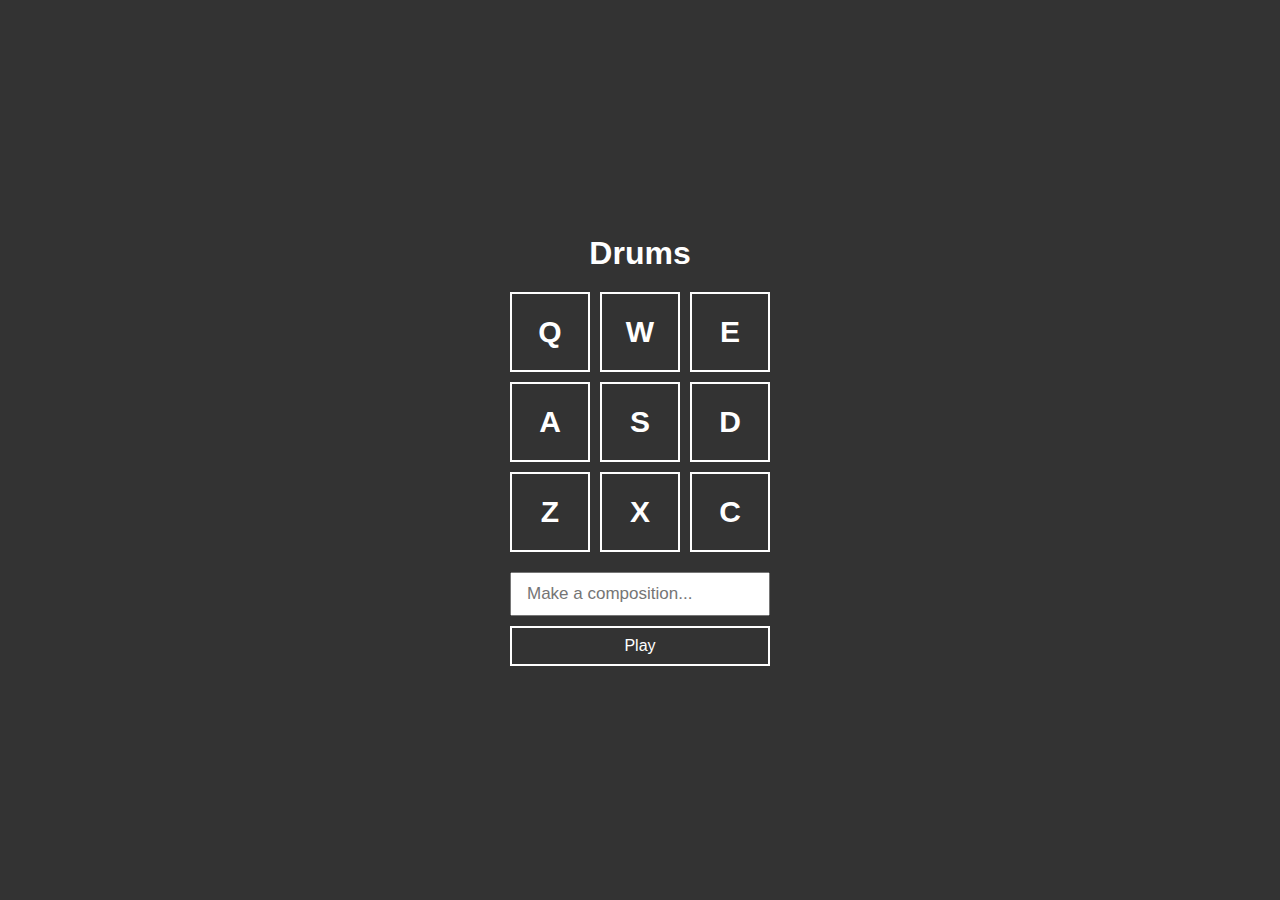
<file: -drums/index.html>
<!DOCTYPE html>
<html lang="pt">
<head>
    <meta charset="UTF-8">
    <meta http-equiv="X-UA-Compatible" content="IE=edge">
    <meta name="viewport" content="width=device-width, initial-scale=1.0">
    <title>Drums</title>
    <link rel="stylesheet" href="style.css" />
</head>
<body>
    <h1>Drums</h1>

    <div class="keys">
        <div data-key="keyq" class="key">Q</div>
        <div data-key="keyw" class="key">W</div>
        <div data-key="keye" class="key">E</div>

        <div data-key="keya" class="key">A</div>
        <div data-key="keys" class="key">S</div>
        <div data-key="keyd" class="key">D</div>

        <div data-key="keyz" class="key">Z</div>
        <div data-key="keyx" class="key">X</div>
        <div data-key="keyc" class="key">C</div>
    </div>
    <div class="composer">
        <input type="text" id="input" placeholder="Make a composition..." />
        <button>Play</button>
    </div>

    <audio id="s_keyq" src="sounds/keyq.wav"></audio>
    <audio id="s_keyw" src="sounds/keyw.wav"></audio>
    <audio id="s_keye" src="sounds/keye.wav"></audio>
    <audio id="s_keya" src="sounds/keya.wav"></audio>
    <audio id="s_keys" src="sounds/keys.wav"></audio>
    <audio id="s_keyd" src="sounds/keyd.wav"></audio>
    <audio id="s_keyz" src="sounds/keyz.wav"></audio>
    <audio id="s_keyx" src="sounds/keyx.wav"></audio>
    <audio id="s_keyc" src="sounds/keyc.wav"></audio>
    
    <script src="script.js"></script>
</body>
</html>
</file>
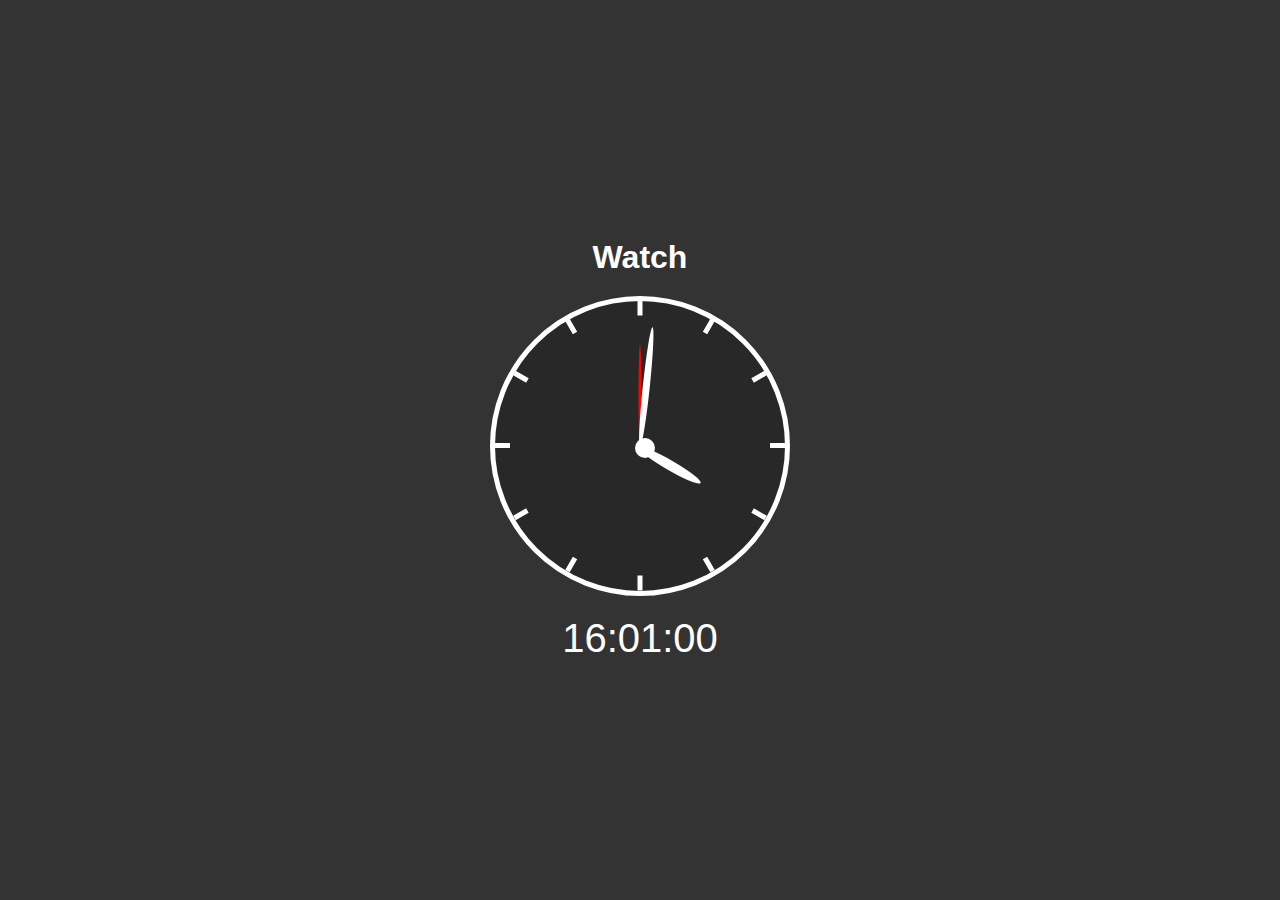
<file: -watch/index.html>
<!DOCTYPE html>
<html lang="pt">
<head>
    <meta charset="UTF-8">
    <meta http-equiv="X-UA-Compatible" content="IE=edge">
    <meta name="viewport" content="width=device-width, initial-scale=1.0">
    <title>Watch</title>
    <link rel="stylesheet" href="style.css" />
</head>
<body>
    <h1>Watch</h1>

    <div class="relogio">
        <div class="riscos">
            <div class="risco" style="transform: rotate(0deg)"><div class="ponto"></div></div>
            <div class="risco" style="transform: rotate(30deg)"><div class="ponto"></div></div>
            <div class="risco" style="transform: rotate(60deg)"><div class="ponto"></div></div>
            <div class="risco" style="transform: rotate(90deg)"><div class="ponto"></div></div>
            <div class="risco" style="transform: rotate(120deg)"><div class="ponto"></div></div>
            <div class="risco" style="transform: rotate(150deg)"><div class="ponto"></div></div>
            <div class="risco" style="transform: rotate(180deg)"><div class="ponto"></div></div>
            <div class="risco" style="transform: rotate(210deg)"><div class="ponto"></div></div>
            <div class="risco" style="transform: rotate(240deg)"><div class="ponto"></div></div>
            <div class="risco" style="transform: rotate(270deg)"><div class="ponto"></div></div>
            <div class="risco" style="transform: rotate(300deg)"><div class="ponto"></div></div>
            <div class="risco" style="transform: rotate(330deg)"><div class="ponto"></div></div>
        </div>
        <div class="ponteiros">
            <div class="p p_s"></div>
            <div class="p p_m"></div>
            <div class="p p_h"></div>
            <div class="encaixe"></div>
        </div>
    </div>
    <div class="digital">--:--:--</div>

    <script src="script.js"></script>
</body>
</html>
</file>
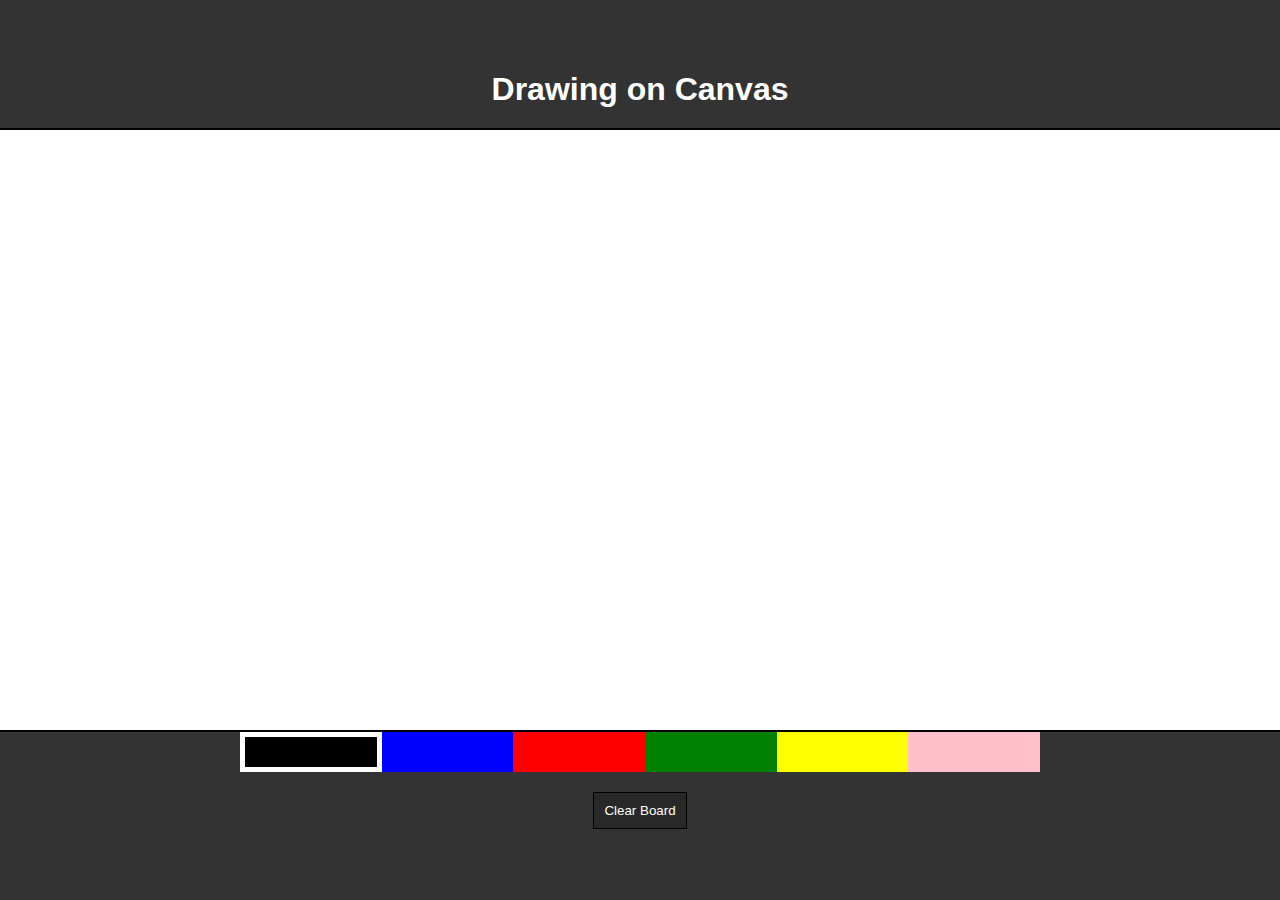
<file: Drawing board/index.html>
<!DOCTYPE html>
<html lang="pt">
<head>
    <meta charset="UTF-8">
    <meta http-equiv="X-UA-Compatible" content="IE=edge">
    <meta name="viewport" content="width=device-width, initial-scale=1.0">
    <title>Drawing on Canvas</title>
    <link rel="stylesheet" href="style.css" />
</head>
<body>
    <h1>Drawing on Canvas</h1>

    <canvas id="screen" width="1500" height="600"></canvas>

    <div class="colorArea">
        <div data-color="black" style="background-color: black" class="color active"></div>
        <div data-color="blue" style="background-color: blue" class="color"></div>
        <div data-color="red" style="background-color: red" class="color"></div>
        <div data-color="green" style="background-color: green" class="color"></div>
        <div data-color="yellow" style="background-color: yellow" class="color"></div>
        <div data-color="pink" style="background-color: pink" class="color"></div>
    </div>

    <button class="clear">Clear Board</button>

    <script src="script.js"></script>
</body>
</html>
</file>
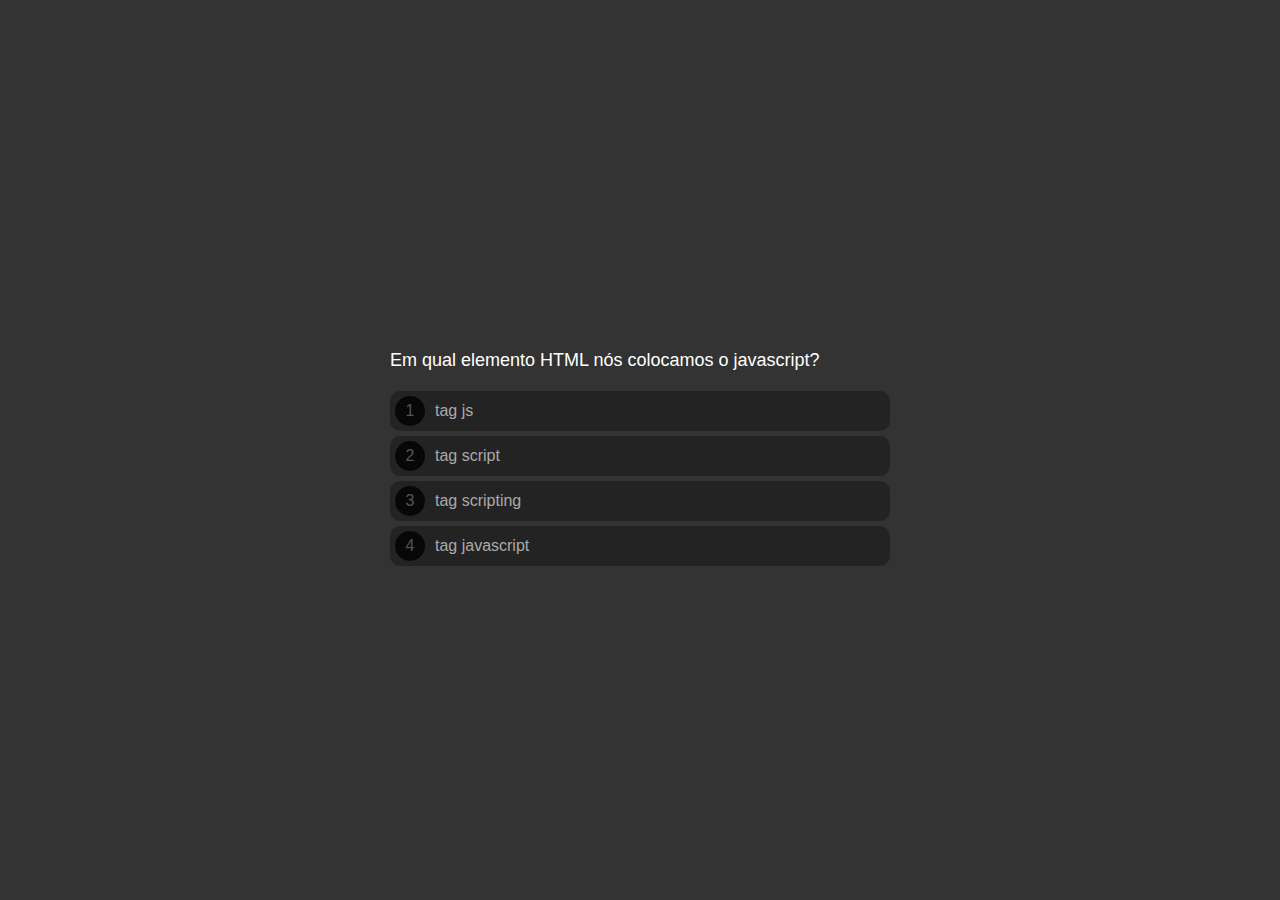
<file: quiz/index.html>
<!DOCTYPE html>
<html lang="pt">
<head>
    <meta charset="UTF-8">
    <meta http-equiv="X-UA-Compatible" content="IE=edge">
    <meta name="viewport" content="width=device-width, initial-scale=1.0">
    <title>Quiz</title>
    <link rel="stylesheet" href="style.css" />
</head>
<body>
    <div class="progress">
        <div class="progress--bar"></div>
    </div>

    <div class="questionArea">
        <div class="question">...</div>
        <div class="options">
            
        </div>
    </div>

    <div class="scoreArea">
        <img src="prize.png" class="prizeImage" />
        <div class="scoreText1">Parabéns!</div>
        <div class="scorePct">Acertou 99%</div>
        <div class="scoreText2">Você respondeu 9 questões e acertou 8.</div>
        <button>Fazer novamente</button>
    </div>

    <script src="questions.js"></script>
    <script src="script.js"></script>
</body>
</html>
</file>
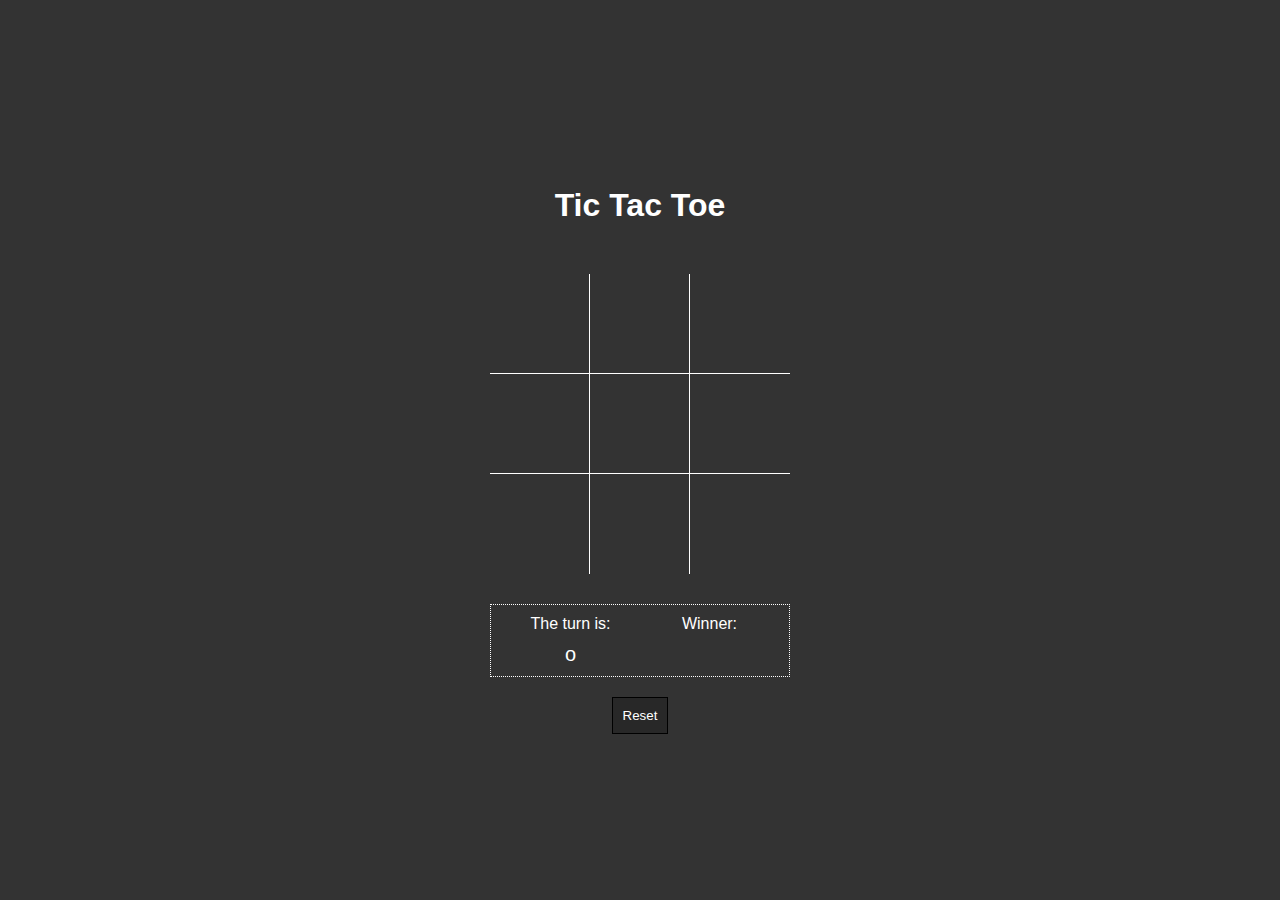
<file: Tic Tac Toe/index.html>
<!DOCTYPE html>
<html lang="pt">
<head>
    <meta charset="UTF-8">
    <meta http-equiv="X-UA-Compatible" content="IE=edge">
    <meta name="viewport" content="width=device-width, initial-scale=1.0">
    <title>Tic Tac Toe</title>
    <link rel="stylesheet" href="style.css" />
</head>
<body>
    <h1>Tic Tac Toe</h1>

    <div class="area">
        <div data-item="a1" class="item b r"></div>
        <div data-item="a2" class="item b r"></div>
        <div data-item="a3" class="item b"></div>

        <div data-item="b1" class="item b r"></div>
        <div data-item="b2" class="item b r"></div>
        <div data-item="b3" class="item b"></div>

        <div data-item="c1" class="item r"></div>
        <div data-item="c2" class="item r"></div>
        <div data-item="c3" class="item"></div>
    </div>

    <div class="info">
        <div class="infoitem">
            <div class="infotitulo">The turn is:</div>
            <div class="infocorpo turn">--</div>
        </div>
        <div class="infoitem">
            <div class="infotitulo">Winner:</div>
            <div class="infocorpo result">--</div>
        </div>
    </div>

    <button class="reset">Reset</button>

    <script src="script.js"></script>
</body>
</html>
</file>
<file: -drums/style.css>
* {
    margin: 0;
    padding: 0;
    box-sizing: border-box;
}
body {
    display: flex;
    min-height: 100vh;
    justify-content: center;
    align-items: center;
    flex-direction: column;
    background-color: #333;
    font-family: Arial, Helvetica, sans-serif;
}

h1 {
    color: #FFF;
    margin-bottom: 20px;
}
.keys {
    display: grid;
    grid-template-columns: repeat(3, 1fr);
    gap: 10px;
}
.key {
    width: 80px;
    height: 80px;
    border: 2px solid #FFF;
    color: #FFF;
    display: flex;
    justify-content: center;
    align-items: center;
    font-size: 30px;
    font-weight: bold;
}
.key.active {
    border: 2px solid #FF0;
    color: #FF0;
}

.composer {
    width: 260px;
    margin-top: 20px;
}
.composer #input {
    width: 100%;
    outline: none;
    font-size: 17px;
    padding: 10px 15px;
}
.composer button {
    width: 100%;
    height: 40px;
    background: none;
    border: 2px solid #FFF;
    color: #FFF;
    font-size: 16px;
    margin-top: 10px;
    cursor: pointer;
}
.composer button:hover {
    background-color: rgba(0, 0, 0, 0.2);
}

footer {
    margin-top: 20px;
    color: #FFF;
    font-size: 13px;
}
</file>
<file: -watch/style.css>
* {
    margin: 0;
    padding: 0;
    box-sizing: border-box;
}

body {
    display: flex;
    min-height: 100vh;
    justify-content: center;
    align-items: center;
    flex-direction: column;
    background-color: #333;
    font-family: Arial, Helvetica, sans-serif;
}

h1 {
    color: #FFF;
    margin-bottom: 20px;
}

.relogio {
    width: 300px;
    height: 300px;
    border: 5px solid #FFF;
    border-radius: 50%;
    background-color: rgba(0, 0, 0, 0.2);
}

.riscos {
    width: 100%;
    height: 100%;
    padding-left: 50%;
    padding-top: 50%;
    margin-top: -3px;
}
.risco {
    width: 145px;
    height: 5px;
    position: absolute;
    transform-origin: left;
    display: flex;
    justify-content: flex-end;
}
.risco .ponto {
    width: 15px;
    height: 100%;
    background-color: #FFF;
}

.ponteiros {
    width: 100%;
    height: 100%;
    padding-left: 50%;
    padding-top: 50%;
    margin-top: -100%;
}
.p {
    transform-origin: left;
    transform: rotate(0deg);
    border-radius: 50%;
    position: absolute;
}

.p_s {
    width: 100px;
    height: 3px;
    background-color: #F00;
}
.p_m {
    width: 120px;
    height: 7px;
    background-color: #FFF;
}
.p_h {
    width: 70px;
    height: 10px;
    background-color: #FFF;
}
.encaixe {
    width: 20px;
    height: 20px;
    background-color: #FFF;
    border-radius: 50%;
    position: absolute;
    margin-top: -5px;
    margin-left: -5px;
}
.digital {
    color: #FFF;
    font-size: 40px;
    margin-top: 20px;
}

footer {
    margin-top: 20px;
    color: #FFF;
    font-size: 13px;
}
</file>
<file: Drawing board/style.css>
* {
    margin: 0;
    padding: 0;
    box-sizing: border-box;
}

body {
    display: flex;
    min-height: 100vh;
    justify-content: center;
    align-items: center;
    flex-direction: column;
    background-color: #333;
    font-family: Arial, Helvetica, sans-serif;
}

h1 {
    color: #FFF;
    margin-bottom: 20px;
}

#screen {
    border: 2px solid #000;
    background-color: #FFF;
    cursor: crosshair;
}

.colorArea {
    width: 800px;
    display: flex;
}
.color {
    flex: 1;
    height: 40px;
    cursor: pointer;
}
.color.active {
    border: 5px solid #FFF;
}

.clear {
    border: 1px solid #000;
    background-color: rgba(0, 0, 0, 0.2);
    color: #FFF;
    padding: 10px;
    margin-top: 20px;
    cursor: pointer;
}
</file>
<file: quiz/style.css>
* {
    margin: 0;
    padding: 0;
    box-sizing: border-box;
}

body {
    display: flex;
    min-height: 100vh;
    justify-content: center;
    align-items: center;
    flex-direction: column;
    background-color: #333;
    font-family: Arial, Helvetica, sans-serif;
}

h1 {
    color: #FFF;
    margin: 20px 0;
}

.progress {
    height: 5px;
    position: fixed;
    left: 0;
    top: 0;
    right: 0;
}
.progress--bar {
    background-color: #00FF00;
    height: 100%;
    transition: all ease .5s;
}

.questionArea,
.scoreArea {
    display: none;
}

.questionArea {
    max-width: 500px;
    width: 100%;
}

.question {
    color: #FFF;
    font-size: 18px;
    margin: 20px 0;
}
.option {
    display: flex;
    align-items: center;
    height: 40px;
    background-color: rgba(0, 0, 0, 0.3);
    border-radius: 10px;
    margin-bottom: 5px;
    color: #AAA;
    font-size: 16px;
    cursor: pointer;
}
.option span {
    display: flex;
    justify-content: center;
    align-items: center;
    width: 30px;
    height: 30px;
    border-radius: 15px;
    margin-left: 5px;
    margin-right: 10px;
    background-color: rgba(0, 0, 0, 0.8);
    color: #555;
}
.option:hover {
    background-color: rgba(0, 0, 0, 0.2);
}

.scoreArea {
    background-color: rgba(255, 255, 255, 0.5);
    padding: 20px;
    border-radius: 20px;
    margin: 10px;
    text-align: center;
}
.prizeImage {
    width: auto;
    height: 100px;
    margin-bottom: 10px;
}
.scoreText1 {
    color: #000;
    font-size: 23px;
    font-weight: bold;
    margin-bottom: 10px;
}
.scorePct {
    color: #0d630d;
    font-size: 30px;
    font-weight: bold;
    margin-bottom: 10px;
}
.scoreText2 {
    font-size: 16px;
    color: #000;
    margin-bottom: 10px;
}

.scoreArea button {
    border: 0;
    border-radius: 10px;
    background-color: rgba(0, 0, 0, 0.5);
    color: #CCC;
    padding: 10px;
    margin-top: 20px;
    cursor: pointer;
}
.scoreArea button:hover {
    background-color: rgba(0, 0, 0, 0.4);
}
</file>
<file: Tic Tac Toe/style.css>
* {
    margin: 0;
    padding: 0;
    box-sizing: border-box;
}

body {
    display: flex;
    min-height: 100vh;
    justify-content: center;
    align-items: center;
    flex-direction: column;
    background-color: #333;
    font-family: Arial, Helvetica, sans-serif;
}

h1 {
    color: #FFF;
    margin: 20px 0;
}

.area {
    width: 300px;
    display: grid;
    grid-template-columns: repeat(3, 1fr);
    margin-top: 30px;
}
.area .item {
    width: 100px;
    height: 100px;
    display: flex;
    justify-content: center;
    align-items: center;
    font-size: 60px;
    font-weight: bold;
    color: #FFF;
    cursor: pointer;
}
.item:hover {
    background-color: rgba(0, 0, 0, 0.1);
}

.item.t {
    border-top: 1px solid #FFF;
}
.item.l {
    border-left: 1px solid #FFF;
}
.item.r {
    border-right: 1px solid #FFF;
}
.item.b {
    border-bottom: 1px solid #FFF;
}

.info {
    width: 300px;
    display: flex;
    margin-top: 30px;
    border: 1px dotted #FFF;
    padding: 10px;
}
.infoitem {
    flex: 1;
}
.infotitulo {
    text-align: center;
    color: #FFF;
    margin-bottom: 10px;
}
.infocorpo {
    text-align: center;
    color: #FFF;
    font-size: 20px;
}

.reset {
    border: 1px solid #000;
    background-color: rgba(0, 0, 0, 0.2);
    color: #FFF;
    padding: 10px;
    margin-top: 20px;
}
</file>
